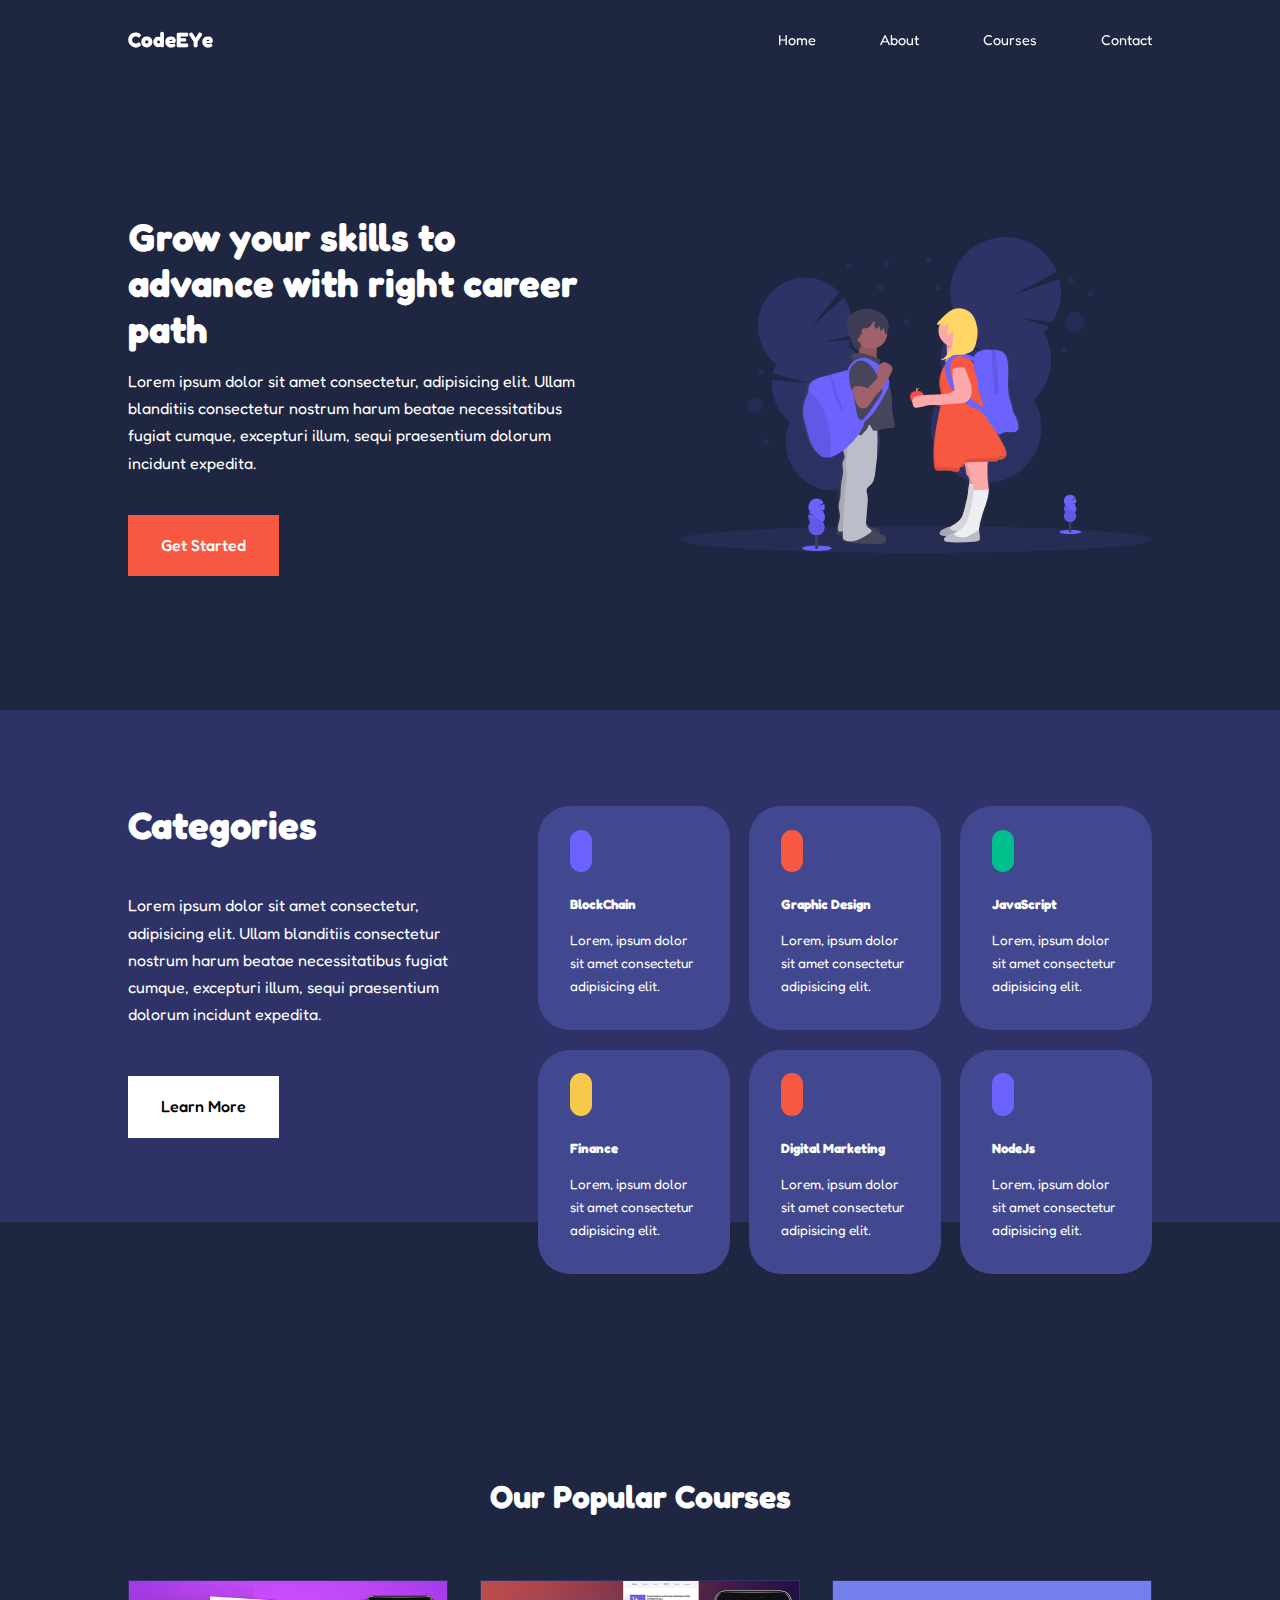
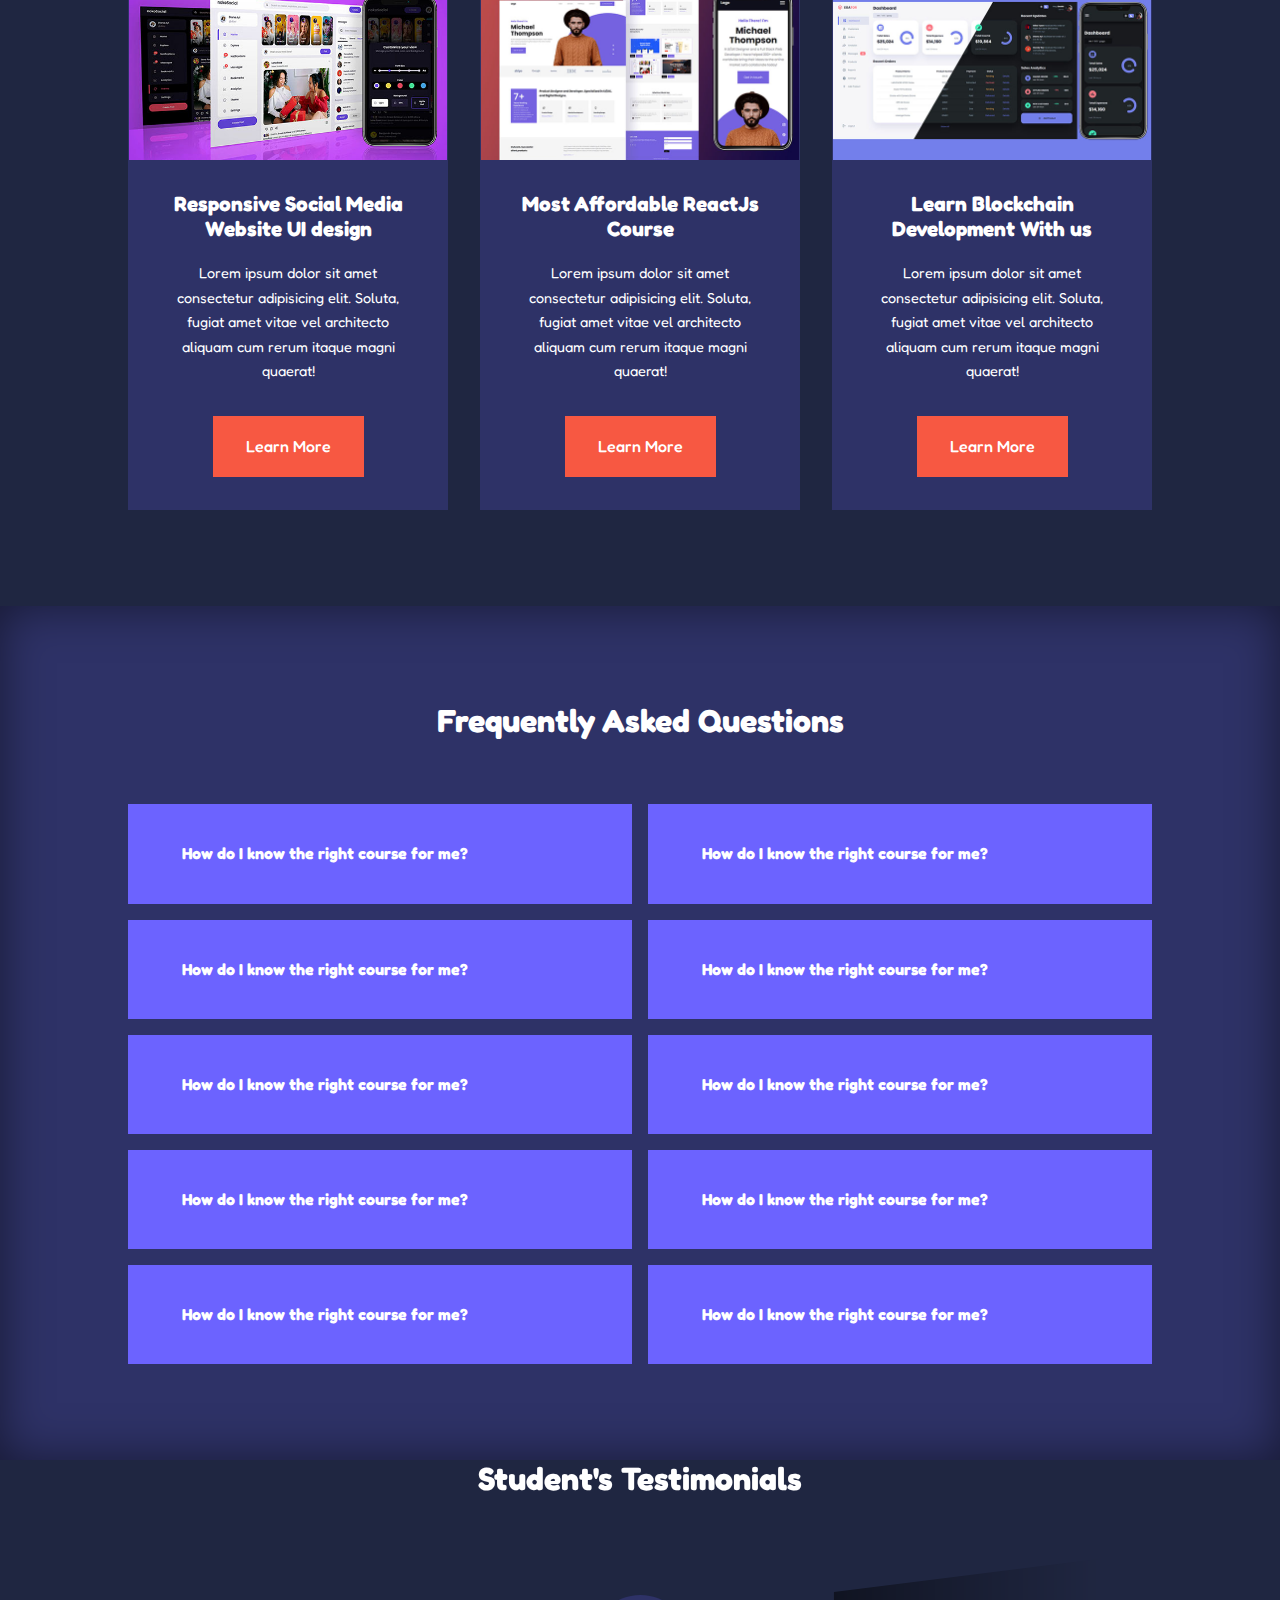
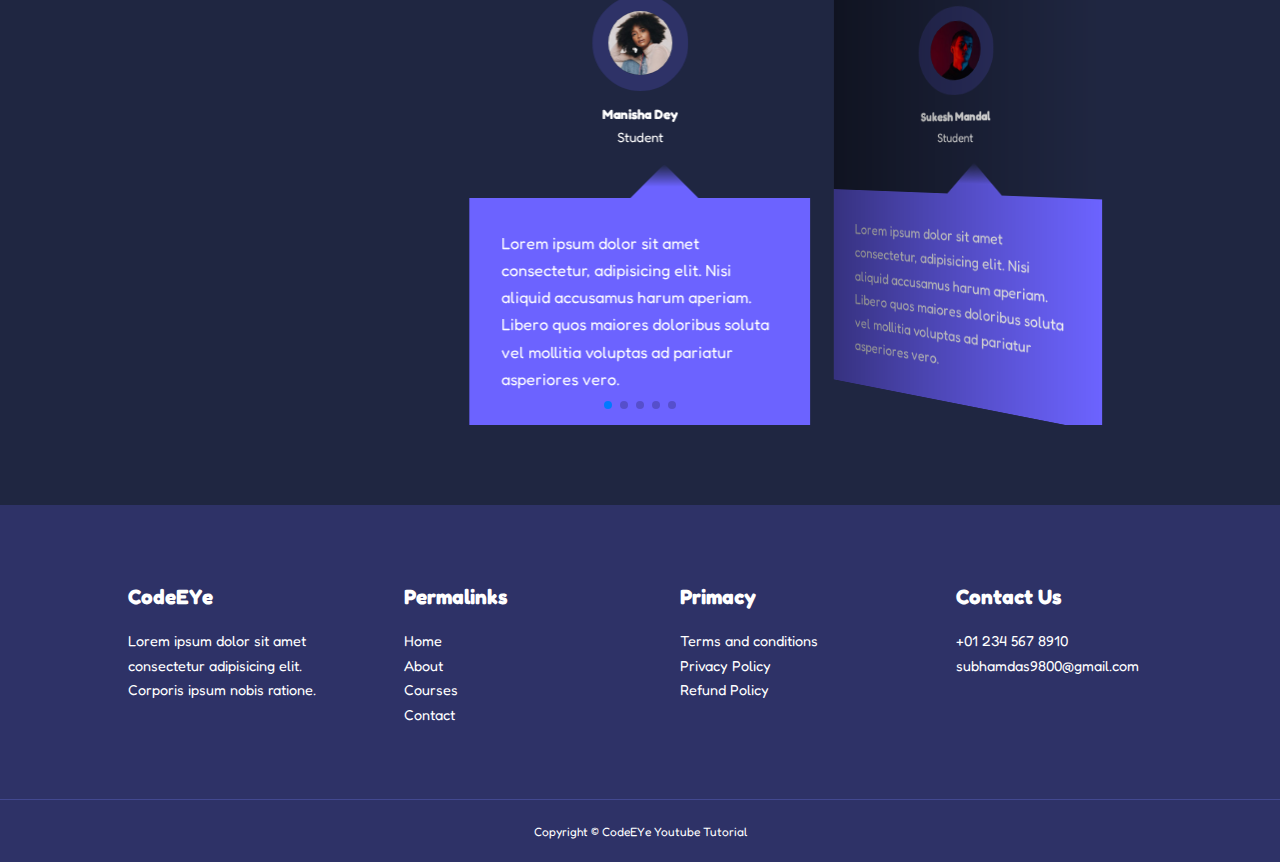
<file: index.html>
<!DOCTYPE html>
<html lang="en">
<head>
    <meta charset="UTF-8">
    <meta name="viewport" content="width=device-width, initial-scale=1.0">
    <title>CodeEYe</title>
    <!--Swiper Js-->
    <link
    rel="stylesheet"
    href="https://cdn.jsdelivr.net/npm/swiper@11/swiper-bundle.min.css"
    />


    <link rel="stylesheet" href="https://cdnjs.cloudflare.com/ajax/libs/font-awesome/6.5.1/css/all.min.css" integrity="sha512-DTOQO9RWCH3ppGqcWaEA1BIZOC6xxalwEsw9c2QQeAIftl+Vegovlnee1c9QX4TctnWMn13TZye+giMm8e2LwA==" crossorigin="anonymous" referrerpolicy="no-referrer" />
    <link rel="stylesheet" href="./css/style.css">
    

</head>
<body>
    <nav>
        <div class="container nav__container">
            <a href="index.html"><h4>CodeEYe</h4></a>
            <ul class="nav__menu">
                <li><a href="index.html">Home</a></li>
                <li><a href="about.html">About</a></li>
                <li><a href="courses.html">Courses</a></li>
                <li><a href="contact.html">Contact</a></li>
            </ul>
                <button id="open-menu-btn"><i class="fas fa-solid fa-bars"></i></button>
                <button id="close-menu-btn"><i class="fas fa-solid fa-xmark"></i></button>
        </div>
    </nav>


    <header>
        <div class="container header__container">
            <div class="header__left">
                <h1>Grow your skills to advance with right career path</h1>
                <p> Lorem ipsum dolor sit amet consectetur, adipisicing elit.
                    Ullam blanditiis consectetur nostrum harum beatae necessitatibus
                    fugiat cumque, excepturi illum, sequi praesentium dolorum incidunt expedita.
                </p>
                <a href="courses.html" class="btn btn-primary">Get Started</a>
            </div>

            <div class="header__right">
                <div class="header__right-image">
                    <img src="./images/header.svg">
                </div>
            </div>
        </div>
    </header>

    <section class="categories">
        <div class="container categories__container">
            <div class="categories__left">
                <h1>Categories</h1>
                <p> Lorem ipsum dolor sit amet consectetur, adipisicing elit.
                    Ullam blanditiis consectetur nostrum harum beatae necessitatibus
                    fugiat cumque, excepturi illum, sequi praesentium dolorum incidunt expedita.
                </p>
                <a href="#" class="btn">Learn More</a>
            </div>
            <div class="categories__right">
                <article class="category">
                    <span class="category__icon"><i class="fas fa-brands fa-bitcoin"></i></span>
                    <h5>BlockChain</h5>
                    <p>Lorem, ipsum dolor sit amet consectetur adipisicing elit.</p>
                </article>

                <article class="category">
                    <span class="category__icon"><i class="fas fa-solid fa-blog"></i></span>
                    <h5>Graphic Design</h5>
                    <p>Lorem, ipsum dolor sit amet consectetur adipisicing elit.</p>
                </article>

                <article class="category">
                    <span class="category__icon"><i class="fas fa-brands fa-js"></i></span>
                    <h5>JavaScript</h5>
                    <p>Lorem, ipsum dolor sit amet consectetur adipisicing elit.</p>
                </article>

                <article class="category">
                    <span class="category__icon"><i class="fas fa-solid fa-coins"></i></span>
                    <h5>Finance</h5>
                    <p>Lorem, ipsum dolor sit amet consectetur adipisicing elit.</p>
                </article>

                <article class="category">
                    <span class="category__icon"><i class="fas fa-regular fa-tachograph-digital"></i></span>
                    <h5>Digital Marketing</h5>
                    <p>Lorem, ipsum dolor sit amet consectetur adipisicing elit.</p>
                </article>

                <article class="category">
                    <span class="category__icon"><i class="fas fa-brands fa-node"></i></span>
                    <h5>NodeJs</h5>
                    <p>Lorem, ipsum dolor sit amet consectetur adipisicing elit.</p>
                </article>
            </div>
        </div>
    </section>

    <section class="courses">
        <h2>Our Popular Courses</h2>
        <div class="container courses__container">
            
        <article class="course">
            <div class="course__image">
                <img src="./images/course1.jpg">
            </div>
            <div class="course__info">
                <h4>Responsive Social Media Website UI design</h4>
            <p> Lorem ipsum dolor sit amet consectetur adipisicing elit. Soluta, fugiat amet vitae vel architecto aliquam
                cum rerum itaque magni quaerat!
            </p>
            <a href="courses.html" class="btn btn-primary">Learn More</a>
            </div>
        </article>

        <article class="course">
            <div class="course__image">
                <img src="./images/course2.jpg">
            </div>
            <div class="course__info">
            <h4>Most Affordable ReactJs Course</h4>
            <p> Lorem ipsum dolor sit amet consectetur adipisicing elit. Soluta, fugiat amet vitae vel architecto aliquam
                cum rerum itaque magni quaerat!
            </p>
            <a href="courses.html" class="btn btn-primary">Learn More</a>
            </div>
        </article>

        <article class="course">
            <div class="course__image">
                <img src="./images/course3.jpg">
            </div>
            <div class="course__info">
            <h4>Learn Blockchain Development With us</h4>
            <p> Lorem ipsum dolor sit amet consectetur adipisicing elit. Soluta, fugiat amet vitae vel architecto aliquam
                cum rerum itaque magni quaerat!
            </p>
            <a href="courses.html" class="btn btn-primary">Learn More</a>
            </div>
        </article>
        </div>
    </section>

    <section class="faqs">
        <h2>Frequently Asked Questions</h2>
        <div class="container faqs__container">
            <article class="faq">
                <div class="faq__icon"><i class="fas fa-light fa-plus"></i></div>
                <div class="question__answer">
                    <h4>How do I know the right course for me?</h4>
                    <p> Lorem ipsum dolor sit amet, consectetur adipisicing elit. Consectetur eveniet et,
                        quam suscipit optio voluptatibus qui inventore at debitis laudantium, aut est 
                        adipisci provident vero blanditiis in accusantium corporis asperiores.</p>
                </div>
            </article>

            <article class="faq">
                <div class="faq__icon"><i class="fas fa-light fa-plus"></i></div>
                <div class="question__answer">
                    <h4>How do I know the right course for me?</h4>
                    <p> Lorem ipsum dolor sit amet, consectetur adipisicing elit. Consectetur eveniet et,
                        quam suscipit optio voluptatibus qui inventore at debitis laudantium, aut est 
                        adipisci provident vero blanditiis in accusantium corporis asperiores.</p>
                </div>
            </article>

            <article class="faq">
                <div class="faq__icon"><i class="fas fa-light fa-plus"></i></div>
                <div class="question__answer">
                    <h4>How do I know the right course for me?</h4>
                    <p> Lorem ipsum dolor sit amet, consectetur adipisicing elit. Consectetur eveniet et,
                        quam suscipit optio voluptatibus qui inventore at debitis laudantium, aut est 
                        adipisci provident vero blanditiis in accusantium corporis asperiores.</p>
                </div>
            </article>

            <article class="faq">
                <div class="faq__icon"><i class="fas fa-light fa-plus"></i></div>
                <div class="question__answer">
                    <h4>How do I know the right course for me?</h4>
                    <p> Lorem ipsum dolor sit amet, consectetur adipisicing elit. Consectetur eveniet et,
                        quam suscipit optio voluptatibus qui inventore at debitis laudantium, aut est 
                        adipisci provident vero blanditiis in accusantium corporis asperiores.</p>
                </div>
            </article>

            <article class="faq">
                <div class="faq__icon"><i class="fas fa-light fa-plus"></i></div>
                <div class="question__answer">
                    <h4>How do I know the right course for me?</h4>
                    <p> Lorem ipsum dolor sit amet, consectetur adipisicing elit. Consectetur eveniet et,
                        quam suscipit optio voluptatibus qui inventore at debitis laudantium, aut est 
                        adipisci provident vero blanditiis in accusantium corporis asperiores.</p>
                </div>
            </article>

            <article class="faq">
                <div class="faq__icon"><i class="fas fa-light fa-plus"></i></div>
                <div class="question__answer">
                    <h4>How do I know the right course for me?</h4>
                    <p> Lorem ipsum dolor sit amet, consectetur adipisicing elit. Consectetur eveniet et,
                        quam suscipit optio voluptatibus qui inventore at debitis laudantium, aut est 
                        adipisci provident vero blanditiis in accusantium corporis asperiores.</p>
                </div>
            </article>

            <article class="faq">
                <div class="faq__icon"><i class="fas fa-light fa-plus"></i></div>
                <div class="question__answer">
                    <h4>How do I know the right course for me?</h4>
                    <p> Lorem ipsum dolor sit amet, consectetur adipisicing elit. Consectetur eveniet et,
                        quam suscipit optio voluptatibus qui inventore at debitis laudantium, aut est 
                        adipisci provident vero blanditiis in accusantium corporis asperiores.</p>
                </div>
            </article>

            <article class="faq">
                <div class="faq__icon"><i class="fas fa-light fa-plus"></i></div>
                <div class="question__answer">
                    <h4>How do I know the right course for me?</h4>
                    <p> Lorem ipsum dolor sit amet, consectetur adipisicing elit. Consectetur eveniet et,
                        quam suscipit optio voluptatibus qui inventore at debitis laudantium, aut est 
                        adipisci provident vero blanditiis in accusantium corporis asperiores.</p>
                </div>
            </article>

            <article class="faq">
                <div class="faq__icon"><i class="fas fa-light fa-plus"></i></div>
                <div class="question__answer">
                    <h4>How do I know the right course for me?</h4>
                    <p> Lorem ipsum dolor sit amet, consectetur adipisicing elit. Consectetur eveniet et,
                        quam suscipit optio voluptatibus qui inventore at debitis laudantium, aut est 
                        adipisci provident vero blanditiis in accusantium corporis asperiores.</p>
                </div>
            </article>

            <article class="faq">
                <div class="faq__icon"><i class="fas fa-light fa-plus"></i></div>
                <div class="question__answer">
                    <h4>How do I know the right course for me?</h4>
                    <p> Lorem ipsum dolor sit amet, consectetur adipisicing elit. Consectetur eveniet et,
                        quam suscipit optio voluptatibus qui inventore at debitis laudantium, aut est 
                        adipisci provident vero blanditiis in accusantium corporis asperiores.</p>
                </div>
            </article>
        </div>
    </section>


    <section class="container testimonials__container swiper mySwiper">
        <h2>Student's Testimonials</h2>
        <div class="swiper-wrapper">
            <article class="testimonial swiper-slide">
                <div class="avatar">
                    <img src="./images/avatar1.jpg" alt="">
                </div>
                <div class="testimonial__info">
                    <h5>Manisha Dey</h5>
                    <small>Student</small>
                </div>

                <div class="testimonial__body">
                    <p> Lorem ipsum dolor sit amet consectetur, adipisicing elit.
                        Nisi aliquid accusamus harum aperiam. Libero quos maiores
                        doloribus soluta vel mollitia voluptas ad pariatur asperiores vero.</p>
                </div>
            </article>

            <article class="testimonial swiper-slide">
                <div class="avatar">
                    <img src="./images/avatar2.jpg" alt="">
                </div>
                <div class="testimonial__info">
                    <h5>Sukesh Mandal</h5>
                    <small>Student</small>
                </div>

                <div class="testimonial__body">
                    <p> Lorem ipsum dolor sit amet consectetur, adipisicing elit.
                        Nisi aliquid accusamus harum aperiam. Libero quos maiores
                        doloribus soluta vel mollitia voluptas ad pariatur asperiores vero.</p>
                </div>
            </article>

            <article class="testimonial swiper-slide">
                <div class="avatar">
                    <img src="./images/avatar3.jpg" alt="">
                </div>
                <div class="testimonial__info">
                    <h5>Rudra Deb Baroi</h5>
                    <small>Student</small>
                </div>

                <div class="testimonial__body">
                    <p> Lorem ipsum dolor sit amet consectetur, adipisicing elit.
                        Nisi aliquid accusamus harum aperiam. Libero quos maiores
                        doloribus soluta vel mollitia voluptas ad pariatur asperiores vero.</p>
                </div>
            </article>

            <article class="testimonial swiper-slide">
                <div class="avatar">
                    <img src="./images/avatar4.jpg" alt="">
                </div>
                <div class="testimonial__info">
                    <h5>Tanushree Mukherjee</h5>
                    <small>Student</small>
                </div>

                <div class="testimonial__body">
                    <p> Lorem ipsum dolor sit amet consectetur, adipisicing elit.
                        Nisi aliquid accusamus harum aperiam. Libero quos maiores
                        doloribus soluta vel mollitia voluptas ad pariatur asperiores vero.</p>
                </div>
            </article>

            <article class="testimonial swiper-slide">
                <div class="avatar">
                    <img src="./images/avatar5.jpg" alt="">
                </div>
                <div class="testimonial__info">
                    <h5>Ankita Dutta</h5>
                    <small>Student</small>
                </div>

                <div class="testimonial__body">
                    <p> Lorem ipsum dolor sit amet consectetur, adipisicing elit.
                        Nisi aliquid accusamus harum aperiam. Libero quos maiores
                        doloribus soluta vel mollitia voluptas ad pariatur asperiores vero.</p>
                </div>
            </article>
        </div>
        <div class="swiper-pagination"></div>
    </section>
    
    <!--Footer Section-->
    <footer>
        <div class="container footer__container">
            <div class="footer__1">
            <a href="index.html" class="footer__logo"><h4>CodeEYe</h4></a>
            <p>
            Lorem ipsum dolor sit amet consectetur adipisicing elit. Corporis ipsum nobis ratione.
            </p> 
            </div>
        
        <div class="footer__2">
        <h4>Permalinks</h4>
        <ul class="permalinks">
        <li><a href="index.html">Home</a></li>
        <li><a href="about.html">About</a></li>
        <li><a href="courses.html">Courses</a></li> <li><a href="contact.html">Contact</a></li>
        </ul>
        </div>
        
        <div class="footer__3">
        <h4>Primacy</h4>
        <ul class="privacy">
            <li><a href="#">Terms and conditions</a></li>
            <li><a href="#">Privacy Policy</a></li>
            <li><a href="#">Refund Policy</a></li>
        </ul>
        </div>
            
        <div class="footer_4">
        <h4>Contact Us</h4>
        <div>
            <p>+01 234 567 8910</p>
            <p>subhamdas9800@gmail.com</p>
        </div>

        <ul class="footer__socials">
        <li>
            <a href="#"><i class="fas fa-brands fa-facebook"></i></a>
        </li>
        <li>
            <a href="#"><i class="fas fa-brands fa-instagram"></i></a>
        </li>
        <li>
            <a href="#"><i class="fas fa-brands fa-x-twitter"></i></a>
        </li>
        <li>
            <a href="#"><i class="fas fa-brands fa-linkedin"></i></a>
        </li>
        </ul>
        </div>
        
        </div>

        <div class="footer__copyright">
            <small>Copyright &copy; CodeEYe Youtube Tutorial</small>
        </div>
        
        </footer>
    
    
    
    
    <script src="https://cdn.jsdelivr.net/npm/swiper@11/swiper-bundle.min.js"></script>
    <script src="./main.js"></script>
    <script>
         var swiper = new Swiper(".mySwiper", {
      effect: "coverflow",
      grabCursor: true,
      centeredSlides: true,
      slidesPerView: 1,
      coverflowEffect: {
        rotate: 50,
        stretch: 0,
        depth: 100,
        modifier: 1,
        slideShadows: true,
      },
      pagination: {
        el: ".swiper-pagination",
      },
      breakpoints:{
        600:{
            slidesPerView:3
        }
      },
    });
    </script>
</body>
</html>
</file>
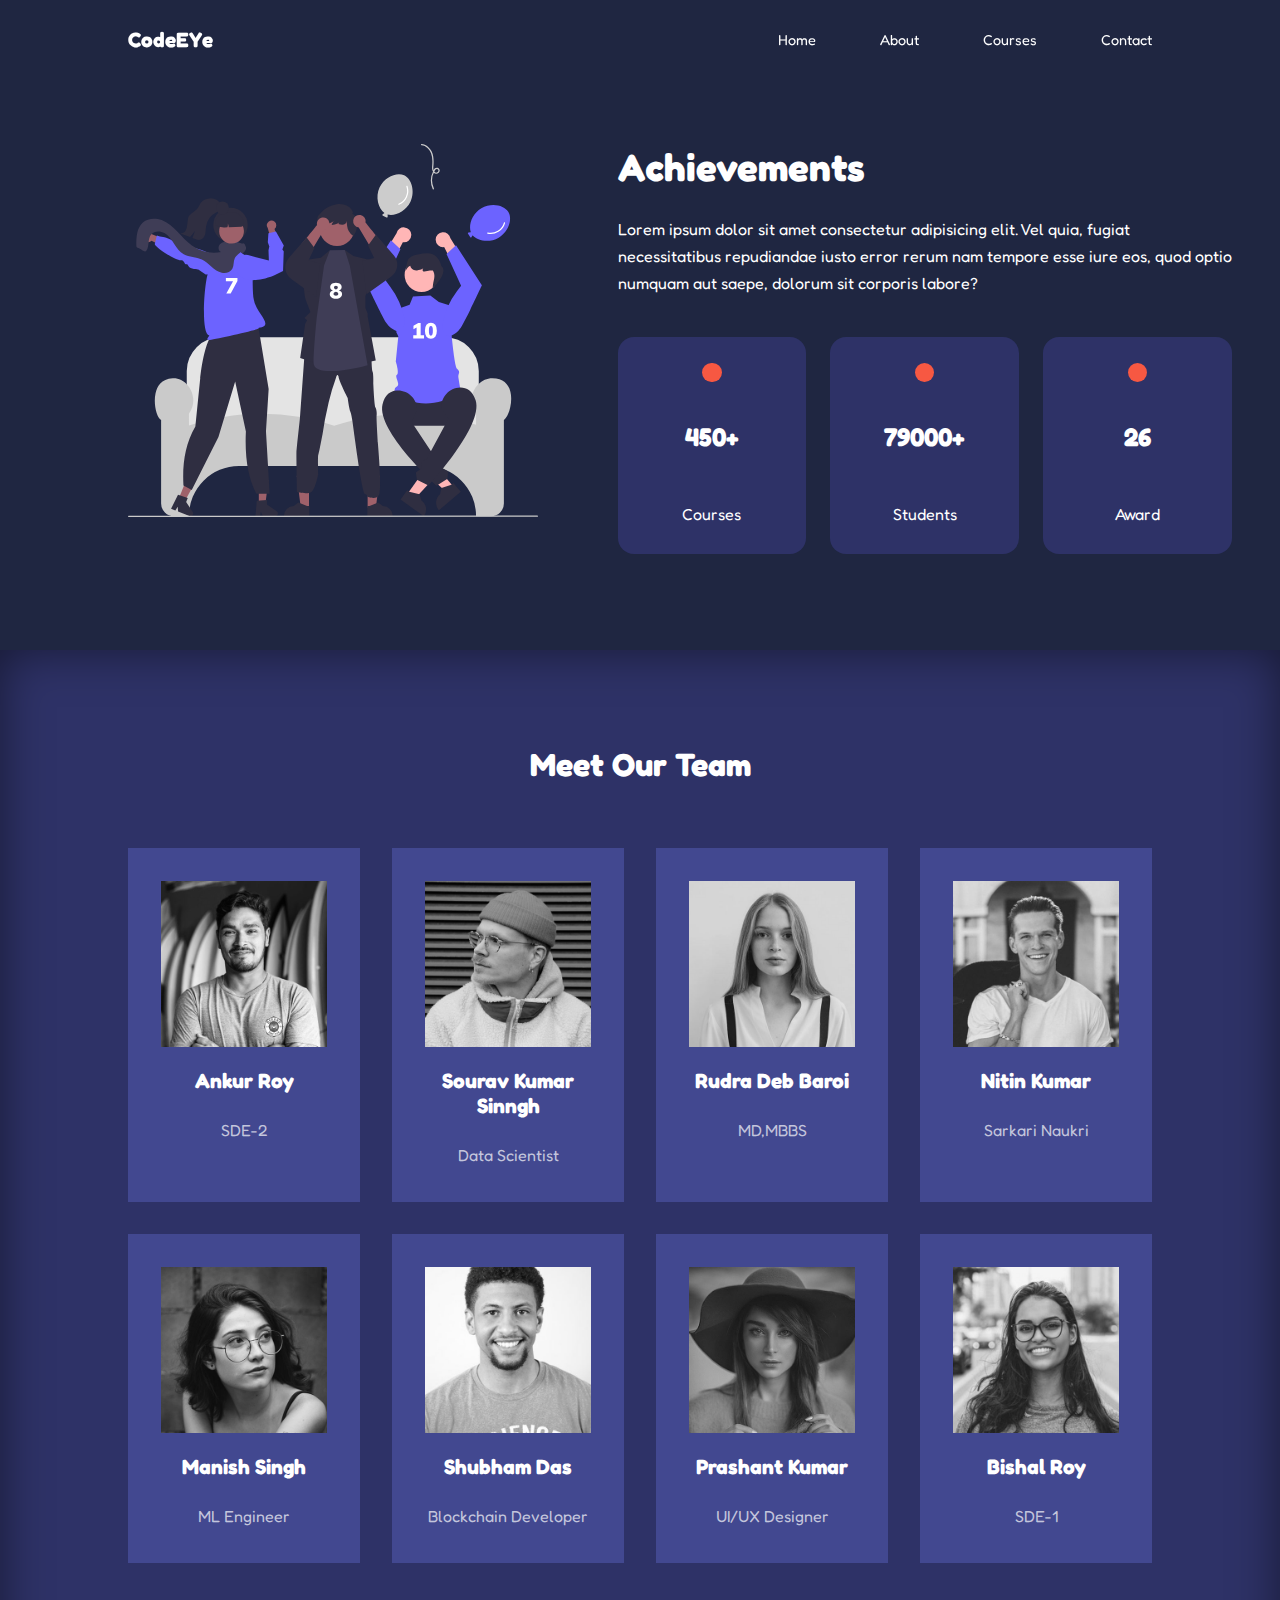
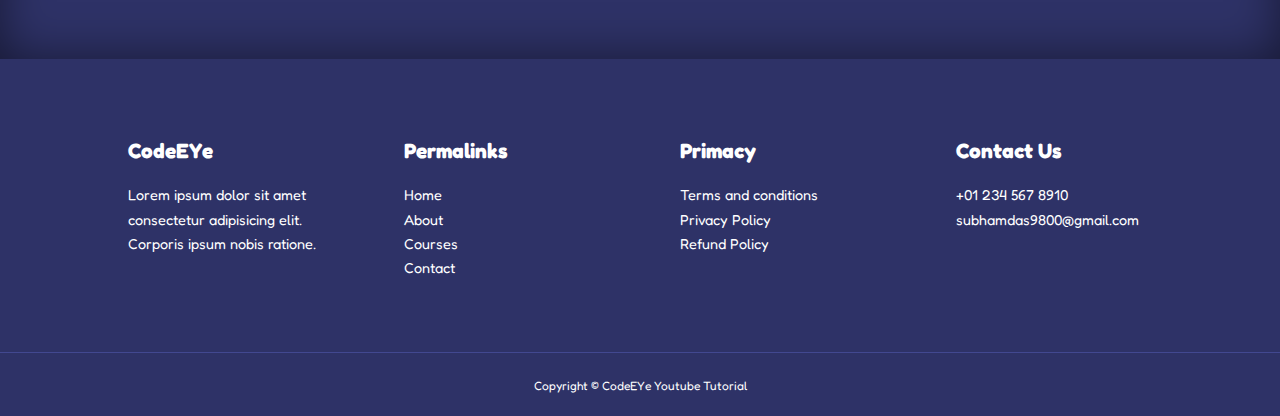
<file: about.html>
<!DOCTYPE html>
<html lang="en">
<head>
    <meta charset="UTF-8">
    <meta name="viewport" content="width=device-width, initial-scale=1.0">
    <title>CodeEYe</title>
    <!--Swiper Js-->
   


    <link rel="stylesheet" href="https://cdnjs.cloudflare.com/ajax/libs/font-awesome/6.5.1/css/all.min.css" integrity="sha512-DTOQO9RWCH3ppGqcWaEA1BIZOC6xxalwEsw9c2QQeAIftl+Vegovlnee1c9QX4TctnWMn13TZye+giMm8e2LwA==" crossorigin="anonymous" referrerpolicy="no-referrer" />
    <link rel="stylesheet" href="./css/style.css">
    <link rel="stylesheet" href="./css/about.css">
</head>
<body>
    <nav>
        <div class="container nav__container">
            <a href="index.html"><h4>CodeEYe</h4></a>
            <ul class="nav__menu">
                <li><a href="index.html">Home</a></li>
                <li><a href="about.html">About</a></li>
                <li><a href="courses.html">Courses</a></li>
                <li><a href="contact.html">Contact</a></li>
            </ul>
                <button id="open-menu-btn"><i class="fas fa-solid fa-bars"></i></button>
                <button id="close-menu-btn"><i class="fas fa-solid fa-xmark"></i></button>
        </div>
    </nav>

    <section class="about__achievements">
        <div class="container about__achievements-container">
            <div class="about__achievements-left">
                <img src="./images/about achievements.svg" alt="">
            </div>

            <div class="about__achievements-right">
                <h1>Achievements</h1>
                <p> Lorem ipsum dolor sit amet consectetur adipisicing elit. Vel quia,
                    fugiat necessitatibus repudiandae iusto error rerum nam tempore esse
                    iure eos, quod optio numquam aut saepe, dolorum sit corporis labore?
                </p>
                <div class="achievements__cards">
                    <article class="achievement__card">
                        <span class="achievement__icon">
                            <i class="fas fa-solid fa-video"></i>
                        </span>
                        <h3>450+</h3>
                        <p>Courses</p>
                    </article>

                    <article class="achievement__card">
                        <span class="achievement__icon">
                            <i class="fas fa-solid fa-user-graduate"></i>
                        </span>
                        <h3>79000+</h3>
                        <p>Students</p>
                    </article>

                    <article class="achievement__card">
                        <span class="achievement__icon">
                            <i class="fas fa-duotone fa-trophy"></i>
                        </span>
                        <h3>26</h3>
                        <p>Award</p>
                    </article>
                </div>
            </div>
        </div>
    </section>


    <section class="team">
        <h2>Meet Our Team</h2>
        <div class="container team__container">
            <article class="team__member">
                <div class="team__member-image">
                    <img src="./images/tm1.jpg" alt="">
                </div>
                <div class="team__member-info">
                    <h4>Ankur Roy</h4>
                    <p>SDE-2</p>
                </div>
                <div class="team__member-socials">
                    <a href="https://instagram.com"><i class="fas fa-brands fa-instagram"></i></a>
                    <a href="https://twitter.com"><i class="fas fa-brands fa-x-twitter"></i></a>
                    <a href="https://linkedin.com"><i class="fas fa-brands fa-linkedin"></i></a>
                </div>
            </article>

            <article class="team__member">
                <div class="team__member-image">
                    <img src="./images/tm8.jpg" alt="">
                </div>
                <div class="team__member-info">
                    <h4>Sourav Kumar Sinngh</h4>
                    <p>Data Scientist</p>
                </div>
                <div class="team__member-socials">
                    <a href="https://instagram.com"><i class="fas fa-brands fa-instagram"></i></a>
                    <a href="https://twitter.com"><i class="fas fa-brands fa-x-twitter"></i></a>
                    <a href="https://linkedin.com"><i class="fas fa-brands fa-linkedin"></i></a>
                </div>
            </article>

            <article class="team__member">
                <div class="team__member-image">
                    <img src="./images/tm7.jpg" alt="">
                </div>
                <div class="team__member-info">
                    <h4>Rudra Deb Baroi</h4>
                    <p>MD,MBBS</p>
                </div>
                <div class="team__member-socials">
                    <a href="https://instagram.com"><i class="fas fa-brands fa-instagram"></i></a>
                    <a href="https://twitter.com"><i class="fas fa-brands fa-x-twitter"></i></a>
                    <a href="https://linkedin.com"><i class="fas fa-brands fa-linkedin"></i></a>
                </div>
            </article>

            <article class="team__member">
                <div class="team__member-image">
                    <img src="./images/tm6.jpg" alt="">
                </div>
                <div class="team__member-info">
                    <h4>Nitin Kumar</h4>
                    <p>Sarkari Naukri</p>
                </div>
                <div class="team__member-socials">
                    <a href="https://instagram.com"><i class="fas fa-brands fa-instagram"></i></a>
                    <a href="https://twitter.com"><i class="fas fa-brands fa-x-twitter"></i></a>
                    <a href="https://linkedin.com"><i class="fas fa-brands fa-linkedin"></i></a>
                </div>
            </article>

            <article class="team__member">
                <div class="team__member-image">
                    <img src="./images/tm5.jpg" alt="">
                </div>
                <div class="team__member-info">
                    <h4>Manish Singh</h4>
                    <p>ML Engineer</p>
                </div>
                <div class="team__member-socials">
                    <a href="https://instagram.com"><i class="fas fa-brands fa-instagram"></i></a>
                    <a href="https://twitter.com"><i class="fas fa-brands fa-x-twitter"></i></a>
                    <a href="https://linkedin.com"><i class="fas fa-brands fa-linkedin"></i></a>
                </div>
            </article>

            <article class="team__member">
                <div class="team__member-image">
                    <img src="./images/tm4.jpg" alt="">
                </div>
                <div class="team__member-info">
                    <h4>Shubham Das</h4>
                    <p>Blockchain Developer</p>
                </div>
                <div class="team__member-socials">
                    <a href="https://instagram.com"><i class="fas fa-brands fa-instagram"></i></a>
                    <a href="https://twitter.com"><i class="fas fa-brands fa-x-twitter"></i></a>
                    <a href="https://linkedin.com"><i class="fas fa-brands fa-linkedin"></i></a>
                </div>
            </article>

            <article class="team__member">
                <div class="team__member-image">
                    <img src="./images/tm3.jpg" alt="">
                </div>
                <div class="team__member-info">
                    <h4>Prashant Kumar</h4>
                    <p>UI/UX Designer</p>
                </div>
                <div class="team__member-socials">
                    <a href="https://instagram.com"><i class="fas fa-brands fa-instagram"></i></a>
                    <a href="https://twitter.com"><i class="fas fa-brands fa-x-twitter"></i></a>
                    <a href="https://linkedin.com"><i class="fas fa-brands fa-linkedin"></i></a>
                </div>
            </article>

            <article class="team__member">
                <div class="team__member-image">
                    <img src="./images/tm2.jpg" alt="">
                </div>
                <div class="team__member-info">
                    <h4>Bishal Roy</h4>
                    <p>SDE-1</p>
                </div>
                <div class="team__member-socials">
                    <a href="https://instagram.com"><i class="fas fa-brands fa-instagram"></i></a>
                    <a href="https://twitter.com"><i class="fas fa-brands fa-x-twitter"></i></a>
                    <a href="https://linkedin.com"><i class="fas fa-brands fa-linkedin"></i></a>
                </div>
            </article>
        </div>
    </section>

       <!--Footer Section-->
       <footer>
        <div class="container footer__container">
            <div class="footer__1">
            <a href="index.html" class="footer__logo"><h4>CodeEYe</h4></a>
            <p>
            Lorem ipsum dolor sit amet consectetur adipisicing elit. Corporis ipsum nobis ratione.
            </p> 
            </div>
        
        <div class="footer__2">
        <h4>Permalinks</h4>
        <ul class="permalinks">
        <li><a href="index.html">Home</a></li>
        <li><a href="about.html">About</a></li>
        <li><a href="courses.html">Courses</a></li> <li><a href="contact.html">Contact</a></li>
        </ul>
        </div>
        
        <div class="footer__3">
        <h4>Primacy</h4>
        <ul class="privacy">
            <li><a href="#">Terms and conditions</a></li>
            <li><a href="#">Privacy Policy</a></li>
            <li><a href="#">Refund Policy</a></li>
        </ul>
        </div>
            
        <div class="footer_4">
        <h4>Contact Us</h4>
        <div>
            <p>+01 234 567 8910</p>
            <p>subhamdas9800@gmail.com</p>
        </div>

        <ul class="footer__socials">
        <li>
            <a href="#"><i class="fas fa-brands fa-facebook"></i></a>
        </li>
        <li>
            <a href="#"><i class="fas fa-brands fa-instagram"></i></a>
        </li>
        <li>
            <a href="#"><i class="fas fa-brands fa-x-twitter"></i></a>
        </li>
        <li>
            <a href="#"><i class="fas fa-brands fa-linkedin"></i></a>
        </li>
        </ul>
        </div>
        
        </div>

        <div class="footer__copyright">
            <small>Copyright &copy; CodeEYe Youtube Tutorial</small>
        </div>
        
        </footer>
    
    
    
    
   
    <script src="./main.js"></script>

</body>
</html>
</file>
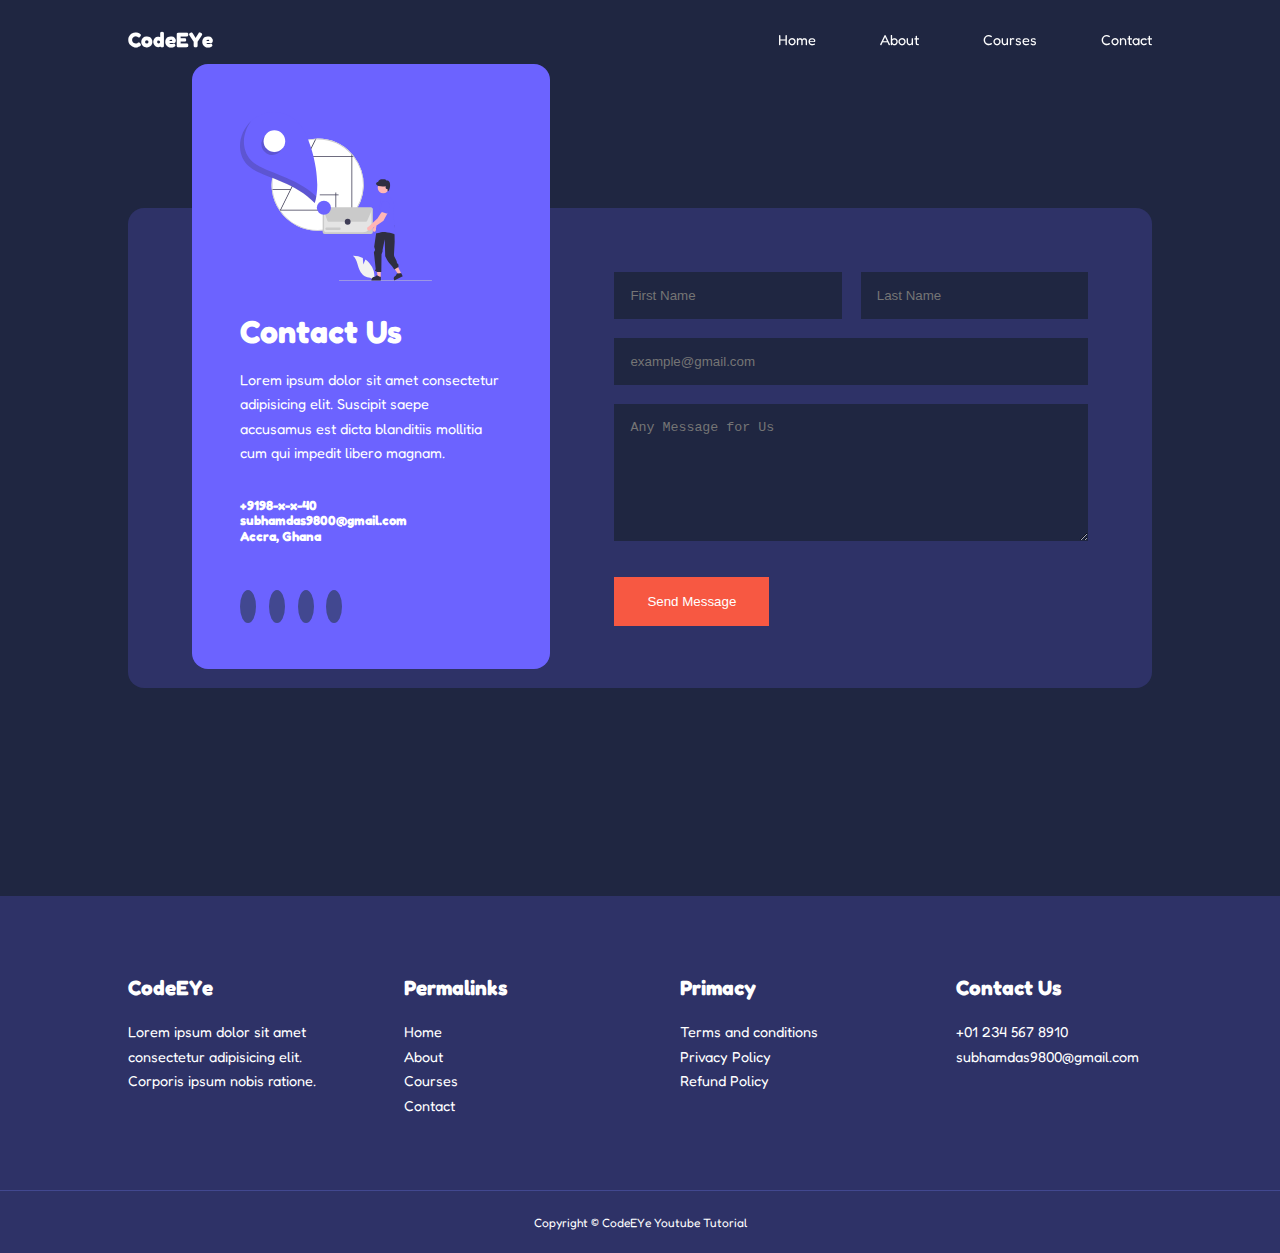
<file: contact.html>
<!DOCTYPE html>
<html lang="en">
<head>
    <meta charset="UTF-8">
    <meta name="viewport" content="width=device-width, initial-scale=1.0">
    <title>CodeEYe</title>
    <!--Swiper Js-->
   


    <link rel="stylesheet" href="https://cdnjs.cloudflare.com/ajax/libs/font-awesome/6.5.1/css/all.min.css" integrity="sha512-DTOQO9RWCH3ppGqcWaEA1BIZOC6xxalwEsw9c2QQeAIftl+Vegovlnee1c9QX4TctnWMn13TZye+giMm8e2LwA==" crossorigin="anonymous" referrerpolicy="no-referrer" />
    <link rel="stylesheet" href="./css/style.css">
    <link rel="stylesheet" href="./css/contact.css">
</head>
<body>
    <nav>
        <div class="container nav__container">
            <a href="index.html"><h4>CodeEYe</h4></a>
            <ul class="nav__menu">
                <li><a href="index.html">Home</a></li>
                <li><a href="about.html">About</a></li>
                <li><a href="courses.html">Courses</a></li>
                <li><a href="contact.html">Contact</a></li>
            </ul>
                <button id="open-menu-btn"><i class="fas fa-solid fa-bars"></i></button>
                <button id="close-menu-btn"><i class="fas fa-solid fa-xmark"></i></button>
        </div>
    </nav>

    <section class="contact">
        <div class="container contact__container">
            <aside class="contact__aside">
                <div class="aside__image">
                    <img src="./images/contact.svg" alt="">
                </div>
                <h2>Contact Us</h2>
                <p> Lorem ipsum dolor sit amet consectetur adipisicing elit. Suscipit saepe accusamus est dicta blanditiis 
                    mollitia cum qui impedit libero magnam.
                </p>
                <ul class="contact_details">
                    <li>                   
                        <i class="fas fa-solid fa-phone-volume"></i>
                    
                    <h5>+9198-x-x-40</h5>                   
                    </li>
                    <li>
                        <i class="fas fa-solid fa-envelope"></i>                 
                    <h5>subhamdas9800@gmail.com</h5>                    
                    </li>
                    
                    <li>
                        <i class="fas fa-regular fa-location-dot"></i>
                    <h5>Accra, Ghana</h5>
                    </li>
                    </ul>
                
                    <ul class="contact__socials">
                    
                    <li> <a href="https://facebook.com"><i class="fas fa-brands fa-square-facebook"></i></a> </li>
                    <li> <a href="https://instagram.com"><i class="fas fa-brands fa-instagram"></i></a> </li>
                    <li> <a href="https://twitter.com"><i class="fas fa-brands fa-x-twitter"></i></a></li>
                    <li> <a href="https://linkedin.com"><i class="fas fa-brands fa-linkedin"></i></a></li>
                    </ul>
            </aside>
 
            <form action="https://formspree.io/f/xgeglejz" method="POST"  class="contact__form">
                <div class="form__name">
                    <input type="text" name="First Name" placeholder="First Name" required>
                    <input type="text" name="Last Name" placeholder="Last Name" required>
                </div>
                <input type="email" name="Email Address" placeholder="example@gmail.com" id="" required>
                <textarea name="Message"rows="7" placeholder="Any Message for Us" required></textarea>
                <button type="submit" class="btn btn-primary">Send Message</button>
            </form>
        </div>
    </section>





    <!--Footer Section-->
    <footer>
            <div class="container footer__container">
                <div class="footer__1">
                <a href="index.html" class="footer__logo"><h4>CodeEYe</h4></a>
                <p>
                Lorem ipsum dolor sit amet consectetur adipisicing elit. Corporis ipsum nobis ratione.
                </p> 
                </div>
            
            <div class="footer__2">
            <h4>Permalinks</h4>
            <ul class="permalinks">
            <li><a href="index.html">Home</a></li>
            <li><a href="about.html">About</a></li>
            <li><a href="courses.html">Courses</a></li> <li><a href="contact.html">Contact</a></li>
            </ul>
            </div>
            
            <div class="footer__3">
            <h4>Primacy</h4>
            <ul class="privacy">
                <li><a href="#">Terms and conditions</a></li>
                <li><a href="#">Privacy Policy</a></li>
                <li><a href="#">Refund Policy</a></li>
            </ul>
            </div>
                
            <div class="footer_4">
            <h4>Contact Us</h4>
            <div>
                <p>+01 234 567 8910</p>
                <p>subhamdas9800@gmail.com</p>
            </div>
    
            <ul class="footer__socials">
            <li>
                <a href="#"><i class="fas fa-brands fa-facebook"></i></a>
            </li>
            <li>
                <a href="#"><i class="fas fa-brands fa-instagram"></i></a>
            </li>
            <li>
                <a href="#"><i class="fas fa-brands fa-x-twitter"></i></a>
            </li>
            <li>
                <a href="#"><i class="fas fa-brands fa-linkedin"></i></a>
            </li>
            </ul>
            </div>
            
            </div>
    
            <div class="footer__copyright">
                <small>Copyright &copy; CodeEYe Youtube Tutorial</small>
            </div>
            
    </footer>
        
        
        
        
       
        <script src="./main.js"></script>
    
    </body>
    </html>
</file>
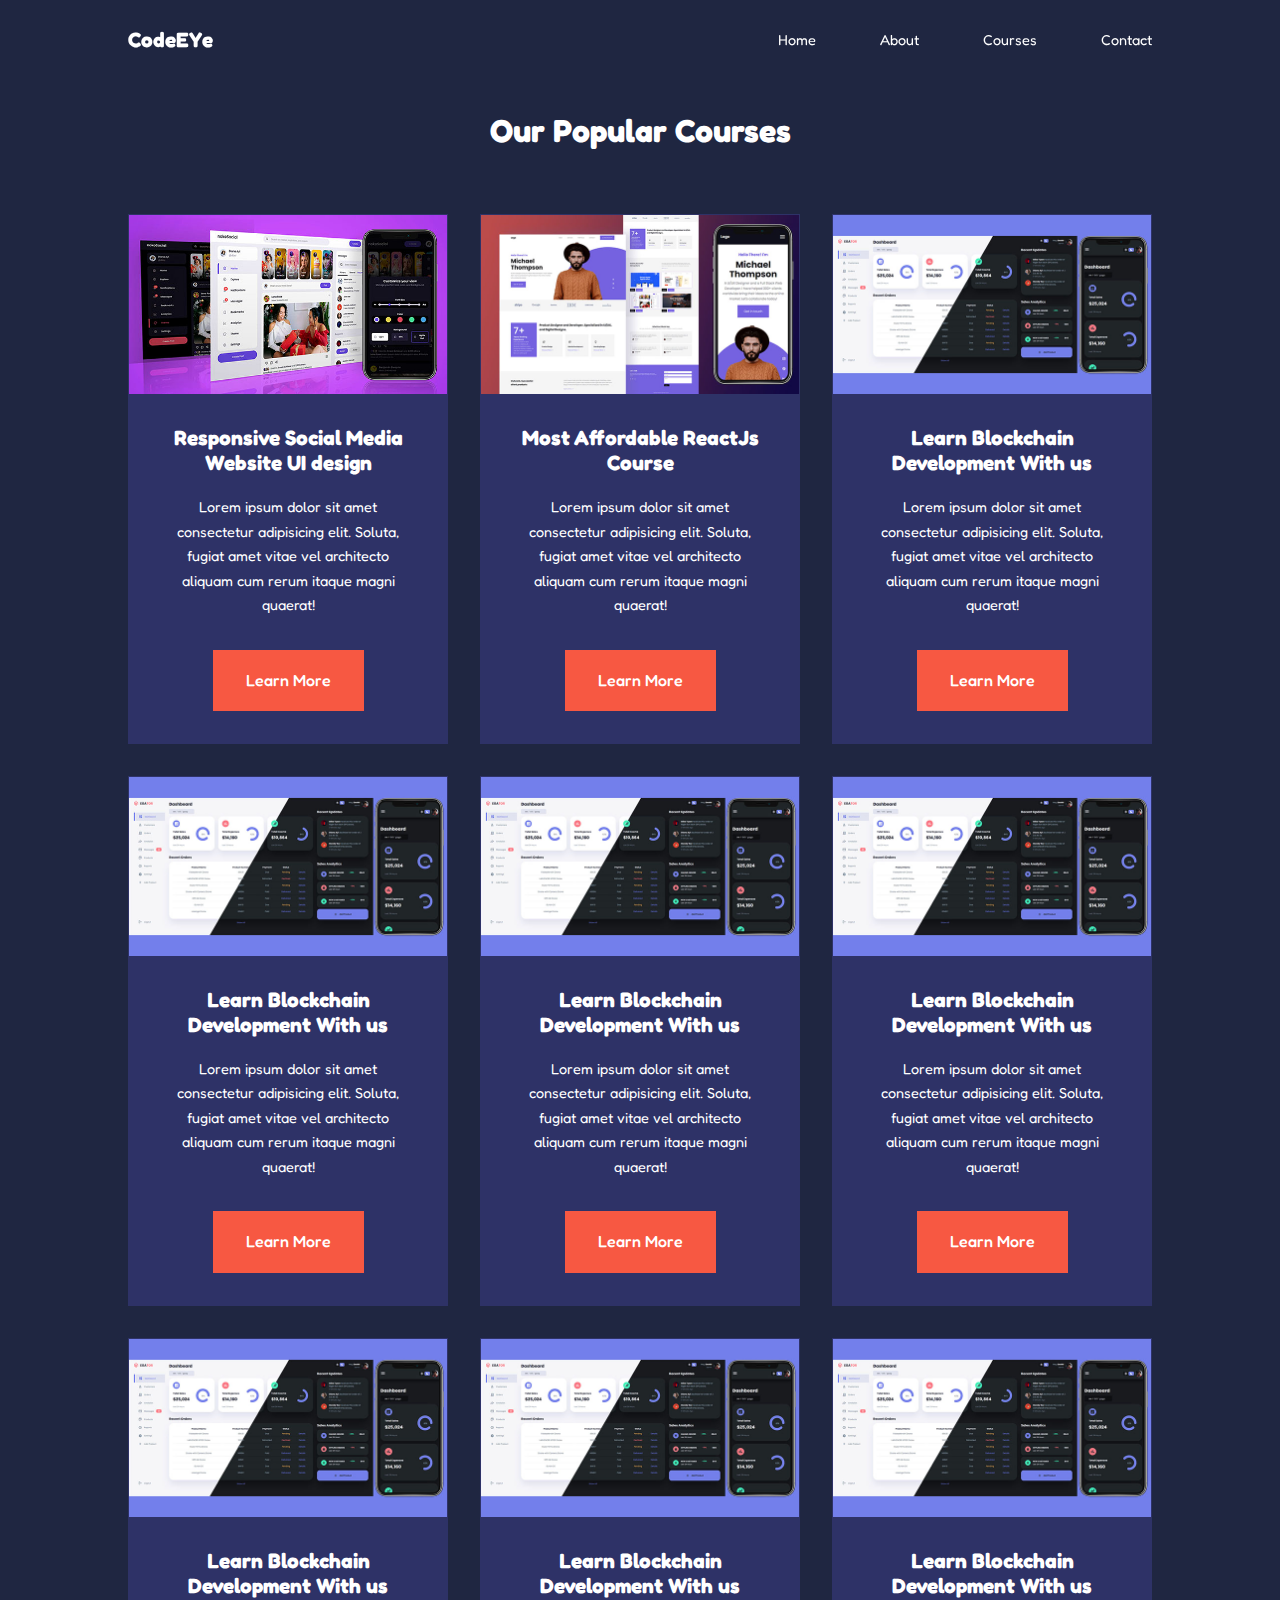
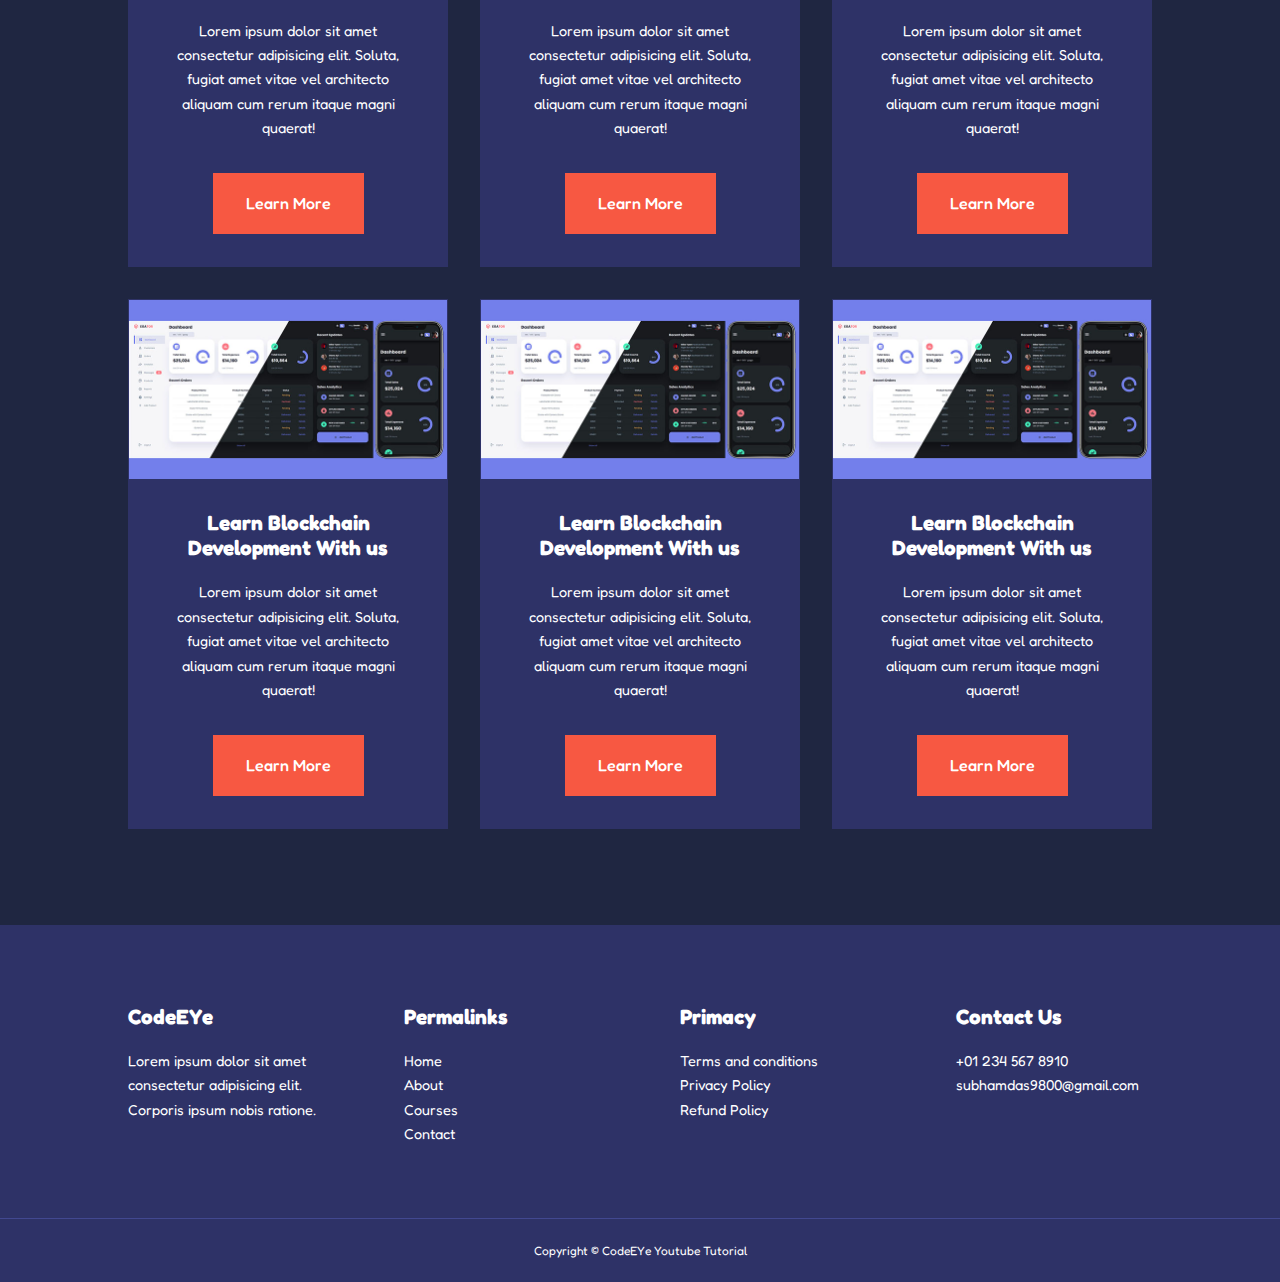
<file: courses.html>
<!DOCTYPE html>
<html lang="en">
<head>
    <meta charset="UTF-8">
    <meta name="viewport" content="width=device-width, initial-scale=1.0">
    <title>CodeEYe</title>
    <!--Swiper Js-->
   


    <link rel="stylesheet" href="https://cdnjs.cloudflare.com/ajax/libs/font-awesome/6.5.1/css/all.min.css" integrity="sha512-DTOQO9RWCH3ppGqcWaEA1BIZOC6xxalwEsw9c2QQeAIftl+Vegovlnee1c9QX4TctnWMn13TZye+giMm8e2LwA==" crossorigin="anonymous" referrerpolicy="no-referrer" />
    <link rel="stylesheet" href="./css/style.css">
    <link rel="stylesheet" href="./css/about.css">
    <style>
        .courses{
            margin-top: 1rem;
        }
    </style>

</head>
<body>
    <nav>
        <div class="container nav__container">
            <a href="index.html"><h4>CodeEYe</h4></a>
            <ul class="nav__menu">
                <li><a href="index.html">Home</a></li>
                <li><a href="about.html">About</a></li>
                <li><a href="courses.html">Courses</a></li>
                <li><a href="contact.html">Contact</a></li>
            </ul>
                <button id="open-menu-btn"><i class="fas fa-solid fa-bars"></i></button>
                <button id="close-menu-btn"><i class="fas fa-solid fa-xmark"></i></button>
        </div>
    </nav>


    <section class="courses">
        <h2>Our Popular Courses</h2>
        <div class="container courses__container">
            
        <article class="course">
            <div class="course__image">
                <img src="./images/course1.jpg">
            </div>
            <div class="course__info">
                <h4>Responsive Social Media Website UI design</h4>
            <p> Lorem ipsum dolor sit amet consectetur adipisicing elit. Soluta, fugiat amet vitae vel architecto aliquam
                cum rerum itaque magni quaerat!
            </p>
            <a href="courses.html" class="btn btn-primary">Learn More</a>
            </div>
        </article>

        <article class="course">
            <div class="course__image">
                <img src="./images/course2.jpg">
            </div>
            <div class="course__info">
            <h4>Most Affordable ReactJs Course</h4>
            <p> Lorem ipsum dolor sit amet consectetur adipisicing elit. Soluta, fugiat amet vitae vel architecto aliquam
                cum rerum itaque magni quaerat!
            </p>
            <a href="courses.html" class="btn btn-primary">Learn More</a>
            </div>
        </article>

        <article class="course">
            <div class="course__image">
                <img src="./images/course3.jpg">
            </div>
            <div class="course__info">
            <h4>Learn Blockchain Development With us</h4>
            <p> Lorem ipsum dolor sit amet consectetur adipisicing elit. Soluta, fugiat amet vitae vel architecto aliquam
                cum rerum itaque magni quaerat!
            </p>
            <a href="courses.html" class="btn btn-primary">Learn More</a>
            </div>
        </article>

        <article class="course">
            <div class="course__image">
                <img src="./images/course3.jpg">
            </div>
            <div class="course__info">
            <h4>Learn Blockchain Development With us</h4>
            <p> Lorem ipsum dolor sit amet consectetur adipisicing elit. Soluta, fugiat amet vitae vel architecto aliquam
                cum rerum itaque magni quaerat!
            </p>
            <a href="courses.html" class="btn btn-primary">Learn More</a>
            </div>
        </article>

        <article class="course">
            <div class="course__image">
                <img src="./images/course3.jpg">
            </div>
            <div class="course__info">
            <h4>Learn Blockchain Development With us</h4>
            <p> Lorem ipsum dolor sit amet consectetur adipisicing elit. Soluta, fugiat amet vitae vel architecto aliquam
                cum rerum itaque magni quaerat!
            </p>
            <a href="courses.html" class="btn btn-primary">Learn More</a>
            </div>
        </article>

        <article class="course">
            <div class="course__image">
                <img src="./images/course3.jpg">
            </div>
            <div class="course__info">
            <h4>Learn Blockchain Development With us</h4>
            <p> Lorem ipsum dolor sit amet consectetur adipisicing elit. Soluta, fugiat amet vitae vel architecto aliquam
                cum rerum itaque magni quaerat!
            </p>
            <a href="courses.html" class="btn btn-primary">Learn More</a>
            </div>
        </article>


        <article class="course">
            <div class="course__image">
                <img src="./images/course3.jpg">
            </div>
            <div class="course__info">
            <h4>Learn Blockchain Development With us</h4>
            <p> Lorem ipsum dolor sit amet consectetur adipisicing elit. Soluta, fugiat amet vitae vel architecto aliquam
                cum rerum itaque magni quaerat!
            </p>
            <a href="courses.html" class="btn btn-primary">Learn More</a>
            </div>
        </article>


        <article class="course">
            <div class="course__image">
                <img src="./images/course3.jpg">
            </div>
            <div class="course__info">
            <h4>Learn Blockchain Development With us</h4>
            <p> Lorem ipsum dolor sit amet consectetur adipisicing elit. Soluta, fugiat amet vitae vel architecto aliquam
                cum rerum itaque magni quaerat!
            </p>
            <a href="courses.html" class="btn btn-primary">Learn More</a>
            </div>
        </article>

        <article class="course">
            <div class="course__image">
                <img src="./images/course3.jpg">
            </div>
            <div class="course__info">
            <h4>Learn Blockchain Development With us</h4>
            <p> Lorem ipsum dolor sit amet consectetur adipisicing elit. Soluta, fugiat amet vitae vel architecto aliquam
                cum rerum itaque magni quaerat!
            </p>
            <a href="courses.html" class="btn btn-primary">Learn More</a>
            </div>
        </article>

        <article class="course">
            <div class="course__image">
                <img src="./images/course3.jpg">
            </div>
            <div class="course__info">
            <h4>Learn Blockchain Development With us</h4>
            <p> Lorem ipsum dolor sit amet consectetur adipisicing elit. Soluta, fugiat amet vitae vel architecto aliquam
                cum rerum itaque magni quaerat!
            </p>
            <a href="courses.html" class="btn btn-primary">Learn More</a>
            </div>
        </article>

        <article class="course">
            <div class="course__image">
                <img src="./images/course3.jpg">
            </div>
            <div class="course__info">
            <h4>Learn Blockchain Development With us</h4>
            <p> Lorem ipsum dolor sit amet consectetur adipisicing elit. Soluta, fugiat amet vitae vel architecto aliquam
                cum rerum itaque magni quaerat!
            </p>
            <a href="courses.html" class="btn btn-primary">Learn More</a>
            </div>
        </article>

        <article class="course">
            <div class="course__image">
                <img src="./images/course3.jpg">
            </div>
            <div class="course__info">
            <h4>Learn Blockchain Development With us</h4>
            <p> Lorem ipsum dolor sit amet consectetur adipisicing elit. Soluta, fugiat amet vitae vel architecto aliquam
                cum rerum itaque magni quaerat!
            </p>
            <a href="courses.html" class="btn btn-primary">Learn More</a>
            </div>
        </article>
        </div>
    </section>

       <!--Footer Section-->
    <footer>
        <div class="container footer__container">
            <div class="footer__1">
            <a href="index.html" class="footer__logo"><h4>CodeEYe</h4></a>
            <p>
            Lorem ipsum dolor sit amet consectetur adipisicing elit. Corporis ipsum nobis ratione.
            </p> 
            </div>
        
        <div class="footer__2">
        <h4>Permalinks</h4>
        <ul class="permalinks">
        <li><a href="index.html">Home</a></li>
        <li><a href="about.html">About</a></li>
        <li><a href="courses.html">Courses</a></li> <li><a href="contact.html">Contact</a></li>
        </ul>
        </div>
        
        <div class="footer__3">
        <h4>Primacy</h4>
        <ul class="privacy">
            <li><a href="#">Terms and conditions</a></li>
            <li><a href="#">Privacy Policy</a></li>
            <li><a href="#">Refund Policy</a></li>
        </ul>
        </div>
            
        <div class="footer_4">
        <h4>Contact Us</h4>
        <div>
            <p>+01 234 567 8910</p>
            <p>subhamdas9800@gmail.com</p>
        </div>

        <ul class="footer__socials">
        <li>
            <a href="#"><i class="fas fa-brands fa-facebook"></i></a>
        </li>
        <li>
            <a href="#"><i class="fas fa-brands fa-instagram"></i></a>
        </li>
        <li>
            <a href="#"><i class="fas fa-brands fa-x-twitter"></i></a>
        </li>
        <li>
            <a href="#"><i class="fas fa-brands fa-linkedin"></i></a>
        </li>
        </ul>
        </div>
        
        </div>

        <div class="footer__copyright">
            <small>Copyright &copy; CodeEYe Youtube Tutorial</small>
        </div>
        
    </footer>
    
    
    
    
   
    <script src="./main.js"></script>

</body>
</html>
</file>
<file: css/style.css>
@import url('https://fonts.googleapis.com/css2?family=Fredoka:wght@300..700&family=Montserrat:ital,wght@0,600;1,600&family=Poppins:ital,wght@0,100;0,200;0,300;0,400;0,500;0,600;0,700;0,800;0,900;1,100;1,200;1,300;1,400;1,500;1,600;1,700;1,800;1,900&display=swap');

*{
    margin: 0;
    padding: 0;
    text-decoration: none;
    outline: 0;
    box-sizing: border-box;
    border: 0;
    list-style: none;
}
:root{
    --color-primary:#6c63ff;
    --color-success:#00bf8e;
    --color-warning: #f7c94b;
    --color-danger: #f75842;
    --color-danger-variant: rgba(247, 88, 66, 0.4);
    --color-white: #fff;
    --color-light: rgba(255, 255, 255, 0.7);
    --color-black: #000;
    --color-bg: #1f2641;
    --color-bg1: #2e3267;
    --color-bg2: #424890;   
    
    --container-width-1g: 80%;
    --container-width-md: 90%;
    --container-width-sm: 94%;
    
    --transition: all 400ms ease;
}

body{
    font-family: "Fredoka", sans-serif;
    line-height: 1.7;
    color: var(--color-white);
    background: var(--color-bg);
}

.container{
    width: var(--container-width-1g);
    margin: 0 auto;
}

section{
    padding: 6rem 0;

}

section h2{
    text-align: center;
    margin-bottom: 4rem;
}

h1,h2,h3,h4,h5{
    line-height: 1.2;
}
h1{
    font-size: 2.4rem;
}
h2{
    font-size: 2rem;
}
h3{
    font-size: 1.6rem;
}
h4{
    font-size: 1.3rem;
}
a{
    color: var(--color-white);
}
img{
    width: 100%;
    display: block;
    object-fit: cover;
}
.btn{
    display: inline-block;
    background: var(--color-white);
    color: var(--color-black);
    padding: 1rem 2rem;
    border: 1px solid transparent;
    font-weight: 500;
    transition: var(--transition);
    cursor: pointer;
}
.btn:hover{
    background: transparent;
    color: var(--color-white);
    border-color: var(--color-white);
}
.btn-primary{
    background: var(--color-danger);
    color: var(--color-white);
}

nav{
    background: transparent;
    width: 100vw;
    height: 5rem;
    position: fixed;
    top: 0;
    z-index: 11;
}

.window-scroll{
    background: var(--color-primary);
    box-shadow: 0 1rem 2rem rgba(0,0,0,0.2);
}

.nav__container{
    height: 100%;
    display: flex;
    justify-content: space-between;
    align-items: center;
}
nav button{
    display: none;
}
.nav__menu{
    display: flex;
    align-items: center;
    gap: 4rem;
}

.nav__menu a{
    font-size: 0.9rem;
    transition:var(--transition);
}
.nav__menu a:hover{
    color: var(--color-bg2);
}
 /* header */
 header{
    position: relative;
    top: 5rem;
    overflow: hidden;
    height: 70vh;
    margin-bottom: 5rem;
 }

 .header__container{
    display: grid;
    grid-template-columns: 1fr 1fr;
    align-items: center;
    gap: 5rem;
    height: 100%;
 }

 .header__left p{
    margin: 1rem 0 2.4rem;
 }

 /* Categories */

.categories{
    background:var(--color-bg1);
    height: 32rem;
}
.categories h1{
    line-height: 1;
    margin-bottom: 3rem;
}

.categories__container{
    display: grid;
    grid-template-columns: 40% 60%;
}
.categories__left{
    margin-right: 4rem;
}
.categories__left p{
    margin: 1rem 0 3rem;
}

.categories__right{
    display: grid;
    grid-template-columns: repeat(3,1fr);
    gap: 1.2rem;
}

.category{
    background: var(--color-bg2);
    padding: 2rem;
    border-radius: 2rem;
    transition: var(--transition);
}
.category:hover{
    box-shadow: 0 3rem 3rem rgba(0, 0, 0, 0.3);
    z-index: 1;
}

.category:nth-child(2) .category__icon{
    background: var(--color-danger);
}

.category:nth-child(1) .category__icon{
    background: var(--color-primary);
}

.category:nth-child(3) .category__icon{
    background: var(--color-success);
}

.category:nth-child(5) .category__icon{
    background: var(--color-danger);
}

.category:nth-child(4) .category__icon{
    background: var(--color-warning);
}

.category:nth-child(6) .category__icon{
    background: var(--color-primary);
}

.category__icon{
    background: var(--color-primary);
    padding: 0.7rem;
    border-radius: 0.7rem;

}
.category h5 {
    margin: 2rem 0 1rem;
}
.category p{
    font-size: 0.85rem;
}

/* Popular Courses */

.courses{
    margin-top:10rem ;
}

.courses__container{
    display: grid;
    grid-template-columns: repeat(3,1fr);
    gap: 2rem;
}

.course{
    background: var(--color-bg1);
    text-align: center;
    border: 1px solid transparent;
    transition: var(--transition);
}

.course:hover{
    background: transparent;
    border-color:var(--color-primary);

}

.course__info{
    padding: 2rem;
}

.course__info p{
    margin: 1.2rem 0 2rem;
    font-size: 0.9rem;
}

/* Faq */
.faqs{
    background: var(--color-bg1);
    box-shadow: inset 0 0 3rem rgba(0,0,0,0.5);
}

.faqs__container{
    display: grid;
    grid-template-columns: 1fr 1fr;
    gap: 1rem;
}

.faq{
    padding: 2rem;
    display: flex;
    align-items: center;
    gap: 1.4rem;
    height: fit-content;
    background: var(--color-primary);
    cursor: pointer;
}

.faq h4{
    font-size: 1rem;
    line-height: 2.2;
}

.faq__icon{
    align-self: flex-start;
    font-size: 1.2rem;
}
.faq p{
    margin-top: 0.8rem;
    display: none;
}
.faq.open p{
    display: block;
}


/* Testimonails */
.testimonials__container{
    overflow-x: hidden;
    position: relative;
    margin-bottom: 5rem;
}
.testimonial{
    padding-top: 2rem;
}

.avatar{
    width: 6rem;
    height: 6rem;
    border-radius: 50%;
    overflow: hidden;
    margin: 0 auto 1rem;
    border: 1rem solid var(--color-bg1);
}
.testimonial__info{
    text-align: center;
}
.testimonial__body{
    background: var(--color-primary);
    padding: 2rem;
    margin-top: 3rem;
    position: relative;
}

.testimonial__body::before{
    content: "";
    display: block;
    background: linear-gradient(
        135deg,
        transparent,
        var(--color-primary),
        var(--color-primary),
        var(--color-primary));
    width: 3rem;
    height: 3rem;
    position: absolute;
    left: 50%;
    top: -1.5rem;
    transform: rotate(45deg);
}
footer{
    background: var(--color-bg1);
    padding-top: 5rem;
    font-size: 0.9rem;
}
.footer__container{
    display: grid;
    grid-template-columns: repeat(4, 1fr);
    gap: 5rem;
}

.footer__container> div h4{
    margin-bottom: 1.2rem;
}

.footer__1 p{
    margin: 0 0 2rem;
}

.footer ul li{
    margin-bottom: 0.7rem;
}

footer ul li a:hover{
    text-decoration: underline;
}

.footer__socials{
    display: flex;
    gap:1rem;
    font-size: 1.2rem;
    margin-top: 2rem;
}

.footer__copyright{
    text-align: center;
    padding: 1.2rem 0;
    border-top: 1px solid var(--color-bg2);
    margin-top: 4rem;
}



/* MediaQueries */

@media (max-width:1024px){
    .container{
        width: var(--container-width-md);
    }
    h1{
        font-size: 2.2rem;
    }
    h2{
        font-size: 1.7rem;
    }
    h3{
        font-size: 1.4rem;
    }
    h4{
        font-size: 1.2rem;
    }

    /* Navebar */
    nav button{
        display: inline-block;
        background: transparent;
        font-size: 1.8rem;
        color: var(--color-white);
        cursor: pointer;
    }
    nav button#close-menu-btn{
        display: none;
    }
    .nav__menu{
        position: fixed;
        top: 5rem;
        right: 5%;
        height: fit-content;
        width: 18rem;
        flex-direction: column;
        gap: 0;
        display: none;
    }

    .nav__menu li{
        width: 100%;
        height: 5.8rem;
        animation:animateNavItems 100ms linear forwards;
        transform-origin: top right;
        opacity: 0;
    }
    .nav__menu li:nth-child(2){
        animation-delay: 200ms;
    }
    .nav__menu li:nth-child(3){
        animation-delay: 400ms;
    }
    .nav__menu li:nth-child(4){
        animation-delay: 600ms;
    }
    @keyframes animateNavItems{
        0%{
            transform: rotateZ(-90deg) rotateX(90deg) scale(0.1);
        }
        100%{
            transform: rotateZ(0) rotateX(0) scale(1);
            opacity: 1;
        }
    }
    .nav__menu li a{
        background: var(--color-primary);
        box-shadow:-4rem 6rem 10rem rgba(0,0,0,0.6);
        width: 100%;
        height: 100%;
        display: grid;
        place-items: center;
    }
    .nav__menu li a:hover{
        background: var(--color-bg2);
        color: var(--color-white);
    }

    /* Header */
    header{
        height: 52vh;
        margin-bottom: 3rem;
    }
    .header__container{
        gap: 0;
        padding-bottom: 3rem;
    }

    /* Categories */
    .categories{
        height: auto;
    }
    .categories__container{
        grid-template-columns: 1fr;
        gap: 3rem;
    }
    .categories__left{
        margin-right: 0;
    }

    /* Popular Courses */
    .courses{
        margin-top: 0;

    }
    .courses__container{
        grid-template-columns: 1fr 1fr;
    }

    /* FAQ */
    .faqs__container{
        grid-template-columns: 1fr;
    }
    .faq{
        padding: 1.5rem;
    }

    /* Footer */
    .footer__container{
        grid-template-columns: 1fr 1fr;
    }
}

@media (max-width:600px){
    .container{
        width: var(--container-width-sm);
    }
    .nav__menu{
        right: 3%;
    }
    header{
        height: 100vh;
    }
    .header__container{
        grid-template-columns: 1fr;
        text-align: center;
        margin-top: 0;
    }
    .header__left p{
        margin-bottom: 1.3rem;
    }
    .categories__right{
        grid-template-columns: 1fr 1fr;
    }
    .category{
        padding: 1rem;
        border-radius: 1rem;
    }
    .category__icon{
        margin-top: 4px;
        display: inline-block;
    }
    .courses__container{
        grid-template-columns: 1fr;
    }
    .testimonial__body{
        padding: 1.2rem;
    }
    .footer__container{
        grid-template-columns: 1fr;
        text-align: center;
        gap: 2rem;
    }
    .footer__1 p{
        margin: 1rem auto;

    }
    .footer__socials{
        justify-content: center;
    }
}
</file>
<file: css/about.css>
@import url('https://fonts.googleapis.com/css2?family=Fredoka:wght@300..700&family=Montserrat:ital,wght@0,600;1,600&family=Poppins:ital,wght@0,100;0,200;0,300;0,400;0,500;0,600;0,700;0,800;0,900;1,100;1,200;1,300;1,400;1,500;1,600;1,700;1,800;1,900&display=swap');

*{
    margin: 0;
    padding: 0;
    text-decoration: none;
    outline: 0;
    box-sizing: border-box;
    border: 0;
    list-style: none;
}
:root{
    --color-primary:#6c63ff;
    --color-success:#00bf8e;
    --color-warning: #f7c94b;
    --color-danger: #f75842;
    --color-danger-variant: rgba(247, 88, 66, 0.4);
    --color-white: #fff;
    --color-light: rgba(255, 255, 255, 0.7);
    --color-black: #000;
    --color-bg: #1f2641;
    --color-bg1: #2e3267;
    --color-bg2: #424890;   
    
    --container-width-1g: 80%;
    --container-width-md: 90%;
    --container-width-sm: 94%;
    
    --transition: all 400ms ease;
}

body{
    font-family: "Fredoka", sans-serif;
    line-height: 1.7;
    color: var(--color-white);
    background: var(--color-bg);
}

.about__achievements{
    margin-top: 3rem;
}

.about__achievements-container{
    display: grid;
    grid-template-columns: 40% 60%;
    gap: 5rem;
}

.about__achievements-right > p{
    margin: 1.6rem 0 2.5rem;
}

.achievements__cards{
    display: grid;
    grid-template-columns: repeat(3, 1fr);
    gap: 1.5rem;
}
.achievement__card{
    background: var(--color-bg1);
    padding: 1.6rem;
    border-radius: 1rem;
    text-align: center;
    transition: var(--transition);
}
.achievement__card:hover{
    background: var(--color-bg2);
    box-shadow: 0 3rem 3rem rgba(0, 0, 0, 0.3);
}

.achievement__icon{
    background: var(--color-danger);
    padding: 0.6rem;
    border-radius: 1rem;
    display: inline-block;
    margin-bottom: 2rem;
    font-size: 2rem;
}

.achievement__card:nth-child(2).achievement__icon{
    background: var(--color-success);
}
.achievement__card:nth-child(3).achievement__icon{
    background: var(--color-primary);
}

.achievement__card p{
    margin-top: 3rem;
}

/* Team */

.team{
    background: var(--color-bg1);
    box-shadow: inset 0 0 3rem rgba(0, 0, 0, 0.5);
}

.team__container{
    display: grid;
    grid-template-columns: repeat(4,1fr);
    gap: 2rem;
}
.team__member{
    background: var(--color-bg2);
    padding: 2rem;
    border: 1px solid transparent;
    transition: var(--transition);
    position: relative;
    overflow: hidden;
}
.team__member:hover{
    background: transparent;
    border-color: var(--color-primary);
}

.team__member-image img{
    filter: saturate(0);
}
.team__member:hover img{
    filter: saturate(1);
}
.team__member-info *{
    text-align: center;
    margin-top: 1.4rem;
}
.team__member-info p{
    color: var(--color-light);
}
.team__member-socials{
    position:absolute ;
    top: 50%;
    transform: translateY(-50%);
    right: -100%;
    display: flex;
    flex-direction: column;
    background: var(--color-primary);
    border-radius: 1rem 0 0 1rem;
    box-shadow: -2rem 0 2rem rgba(0, 0, 0, 0.3);
    transition: var(--transition);
}

.team__member:hover .team__member-socials{
    right: 0;

}
.team__member-socials a{
    padding: 1rem;
}

@media (max-width:1024px){
    .about__achievements{
        margin-top: 2rem;
    }

    .about__achievements-container{
        grid-template-columns: 1fr;
        gap: 4rem;
    }
    .about__achievements-left{
        width: 80%;
        margin: 0 auto;
    }

    .team__container{
        grid-template-columns: repeat(3,1fr);
        gap: 1.5rem;
    }
    .team__member{
        padding: 1rem;
    }
}


@media (max-width:600px){
    a.achievements__cards{
        grid-template-columns: 1fr 1fr;
        gap: 0.7rem;
    }
    .team__container{
        grid-template-columns: 1fr 1fr;
        gap: 0.7rem;
    }
    .team__member{
        padding: 0;
    }
    .team__member p{
        margin-bottom: 1.5rem;
    }
}
</file>
<file: css/contact.css>
@import url('https://fonts.googleapis.com/css2?family=Fredoka:wght@300..700&family=Montserrat:ital,wght@0,600;1,600&family=Poppins:ital,wght@0,100;0,200;0,300;0,400;0,500;0,600;0,700;0,800;0,900;1,100;1,200;1,300;1,400;1,500;1,600;1,700;1,800;1,900&display=swap');

*{
    margin: 0;
    padding: 0;
    text-decoration: none;
    outline: 0;
    box-sizing: border-box;
    border: 0;
    list-style: none;
}
:root{
    --color-primary:#6c63ff;
    --color-success:#00bf8e;
    --color-warning: #f7c94b;
    --color-danger: #f75842;
    --color-danger-variant: rgba(247, 88, 66, 0.4);
    --color-white: #fff;
    --color-light: rgba(255, 255, 255, 0.7);
    --color-black: #000;
    --color-bg: #1f2641;
    --color-bg1: #2e3267;
    --color-bg2: #424890;   
    
    --container-width-1g: 80%;
    --container-width-md: 90%;
    --container-width-sm: 94%;
    
    --transition: all 400ms ease;
}

body{
    font-family: "Fredoka", sans-serif;
    line-height: 1.7;
    color: var(--color-white);
    background: var(--color-bg);
}

.contact__container{
    background: var(--color-bg1);
    padding: 4rem;
    display: grid;
    grid-template-columns: 40% 60%;
    gap: 4rem;
    height: 30rem;
    margin: 7rem auto;
    border-radius: 1rem;
}

.contact__aside{
    background: var(--color-primary);
    padding: 3rem;
    border-radius: 1rem;
    position: relative;
    bottom: 13rem;

}

.aside__image{
    width: 12rem;
    margin-bottom: 2rem;

}

.contact__aside h2{
    text-align: left;
    margin-bottom: 1rem;
}

.contact__aside p{
    font-size: 0.9rem;
    margin-bottom: 2rem;
}

.contact__details li{
    display: flex;
    gap: 1rem;
    align-items: center;
    margin-bottom: 1rem;

}

.contact__socials{
    display: flex;
    gap: 0.8rem;
    margin-top:3rem;
}

.contact__socials a{
    background: var(--color-bg2);
    padding: 0.5rem;
    border-radius: 50%;
    font-size: 0.9rem;
    transition: var(--transition);
}

.contact__socials a:hover{
    background: transparent;
}

.contact__form{
    display:flex;
    flex-direction: column;
    gap: 1.2rem;
    margin-right: 4rem;
}

.form__name{
    display: flex;
    gap: 1.2rem;
}

.contact__form input[type="text"]{
    width: 50%;
}

 input,textarea{
    width: 100%;
    padding: 1rem;
    background: var(--color-bg);
    color: var(--color-white);
 }

 .contact__form .btn{
    width: max-content;
    cursor: pointer;
    margin-top: 1rem;
 }

 @media (max-width:1024px){
    .contact{
        padding-bottom: 0;
    }
    .contact__container{
        gap: 1.5rem;
        margin-top: 3rem;
        height: auto;
        padding: 1.5rem;
    }

    .contact__aside{
        width: auto;
        padding: 1.5rem;
        bottom: 0;
    }

    .contact__form{
        align-self: center;
        margin-right: 1.5rem;
    }
    
 }

 @media (max-width:600px){
   .contact__container{
    grid-template-columns: 1fr;
    gap: 3rem;
    margin-top: 0;
    padding: 0;
   }

   .contact__form{
    margin: 0 1.5rem 3rem;
   }

   .form__name{
    flex-direction: column;
   }

   .form__name input[type="text"]{
    width: 100%;
   }
 }
</file>
